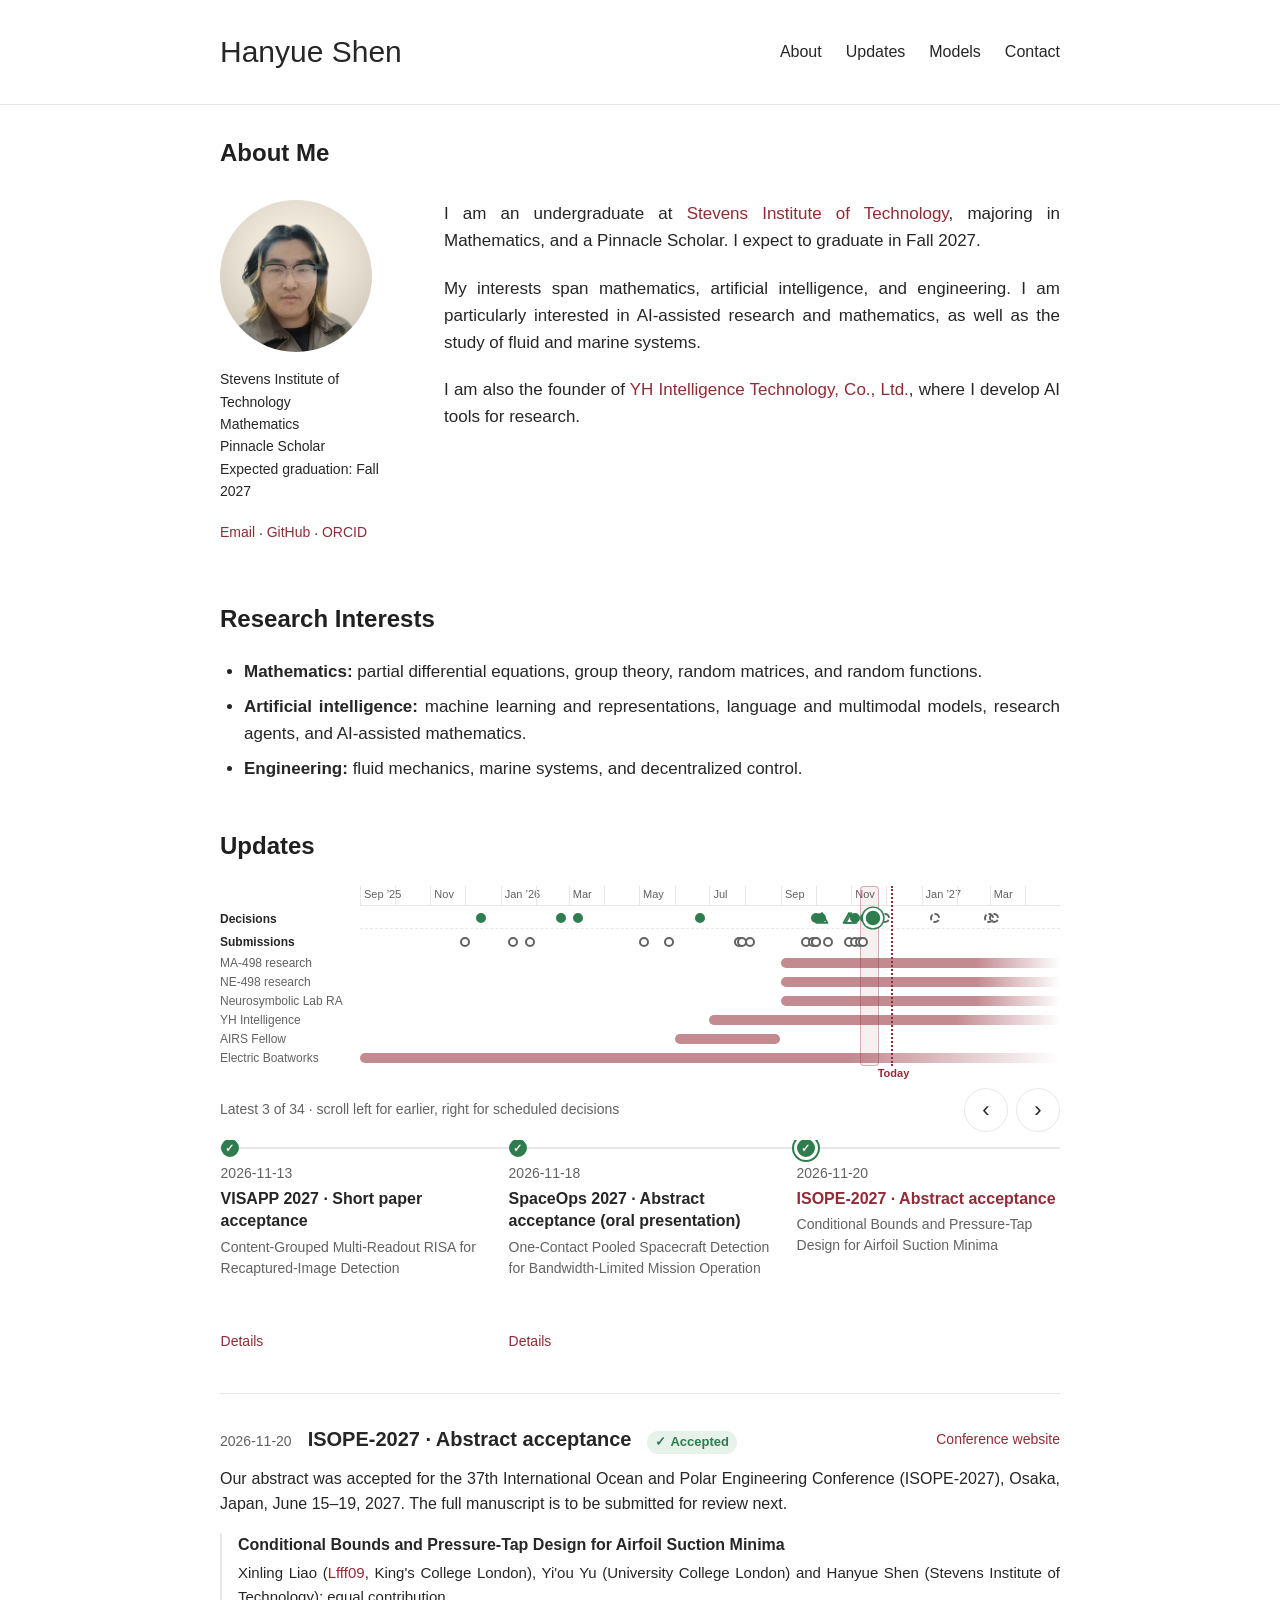
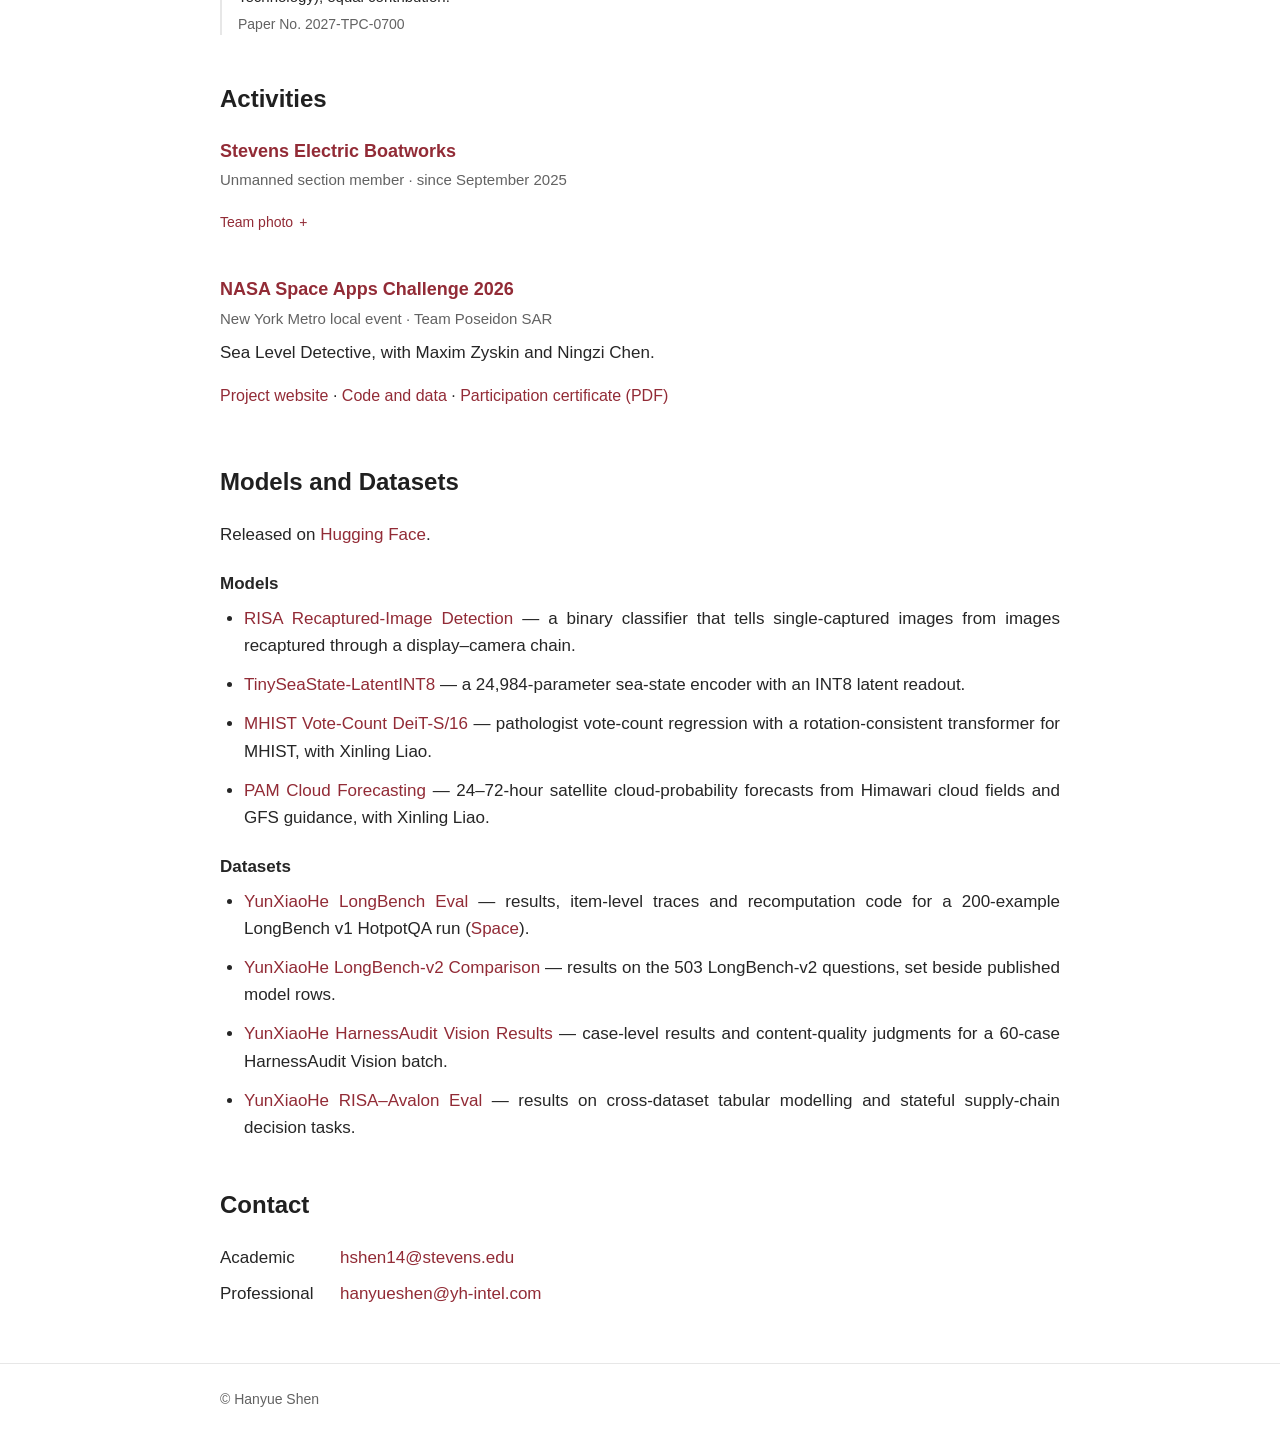
<file: index.html>
<!doctype html>
<html lang="en">
<head>
  <meta charset="utf-8">
  <meta name="viewport" content="width=device-width, initial-scale=1">
  <meta name="color-scheme" content="light">
  <meta name="description" content="Hanyue Shen — Mathematics undergraduate at Stevens Institute of Technology, expecting to graduate in Fall 2027, Pinnacle Scholar, and founder of YH Intelligence Technology, Co., Ltd. Research interests in mathematics, artificial intelligence, and engineering.">
  <title>Hanyue Shen</title>
  <link rel="stylesheet" href="styles.css?v=20261121-23">
  <script src="news-data.js?v=20261121-23" defer></script>
  <script src="news.js?v=20261121-23" defer></script>
</head>
<body>
  <a class="skip-link" href="#main">Skip to content</a>
  <header class="site-header">
    <div class="header-inner">
      <a class="site-name" href="#about">Hanyue Shen</a>
      <nav aria-label="Main navigation">
        <a href="#about">About</a>
        <a href="#news">Updates</a>
        <a href="#models">Models</a>
        <a href="#contact">Contact</a>
      </nav>
    </div>
  </header>

  <main id="main" class="content">
    <h1 class="visually-hidden">Hanyue Shen — academic homepage</h1>

    <section id="about" aria-labelledby="about-title">
      <h2 id="about-title">About Me</h2>
      <div class="about-layout">
        <aside class="profile" aria-label="Profile and links">
          <img class="portrait" src="assets/portrait.jpg?v=20261118" alt="Hanyue Shen's GitHub profile photograph" width="160" height="160" fetchpriority="high">
          <p class="affiliation">Stevens Institute of Technology<br>Mathematics<br>Pinnacle Scholar<br>Expected graduation: Fall 2027</p>
          <p class="profile-links"><a href="mailto:hshen14@stevens.edu">Email</a><span aria-hidden="true"> · </span><a href="https://github.com/Henry-Hanyue-Shen">GitHub</a><span aria-hidden="true"> · </span><a href="https://orcid.org/0009-0009-5934-6384">ORCID</a></p>
        </aside>

        <div class="biography">
          <p>I am an undergraduate at <a href="https://www.stevens.edu/">Stevens Institute of Technology</a>, majoring in Mathematics, and a Pinnacle Scholar. I expect to graduate in Fall 2027.</p>
          <p>My interests span mathematics, artificial intelligence, and engineering. I am particularly interested in AI-assisted research and mathematics, as well as the study of fluid and marine systems.</p>
          <p>I am also the founder of <a href="https://yh-intel.cn/">YH Intelligence Technology, Co., Ltd.</a>, where I develop AI tools for research.</p>
        </div>
      </div>
    </section>

    <section id="interests" aria-labelledby="interests-title">
      <h2 id="interests-title">Research Interests</h2>
      <ul class="interests">
        <li><strong>Mathematics:</strong> partial differential equations, group theory, random matrices, and random functions.</li>
        <li><strong>Artificial intelligence:</strong> machine learning and representations, language and multimodal models, research agents, and AI-assisted mathematics.</li>
        <li><strong>Engineering:</strong> fluid mechanics, marine systems, and decentralized control.</li>
      </ul>
    </section>

    <section id="news" aria-labelledby="news-title">
      <h2 id="news-title">Updates</h2>
      <div id="news-content"><p class="news-empty">No updates yet.</p></div>
      <noscript><p class="news-empty">Enable JavaScript to view updates.</p></noscript>
    </section>

    <section id="activities" aria-labelledby="activities-title">
      <h2 id="activities-title">Activities</h2>
      <article class="research-entry">
        <h3><a href="https://stevenseboat.org/">Stevens Electric Boatworks</a></h3>
        <p class="work-type">Unmanned section member · since September 2025</p>
        <details class="photo-toggle">
          <summary>Team photo</summary>
          <figure class="news-figure">
            <img src="assets/stevens-electric-boatworks-team.jpg" width="880" height="660" alt="Group photo of the Stevens Electric Boatworks team in their workshop, holding trophies" decoding="async">
            <figcaption>The Stevens Electric Boatworks team.</figcaption>
          </figure>
        </details>
      </article>

      <article class="research-entry">
        <h3><a href="https://www.spaceappschallenge.org/">NASA Space Apps Challenge 2026</a></h3>
        <p class="work-type">New York Metro local event · Team Poseidon SAR</p>
        <p>Sea Level Detective, with Maxim Zyskin and Ningzi Chen.</p>
        <p class="resource-links"><a href="https://henry-hanyue-shen.github.io/spaceapps26/">Project website</a> · <a href="https://github.com/Henry-Hanyue-Shen/spaceapps26">Code and data</a> · <a href="assets/nasa-space-apps-2026-participation.pdf">Participation certificate (PDF)</a></p>
      </article>
    </section>

    <section id="models" aria-labelledby="models-title">
      <h2 id="models-title">Models and Datasets</h2>
      <p>Released on <a href="https://huggingface.co/HanyueShen">Hugging Face</a>.</p>
      <h3>Models</h3>
      <ul class="software-list">
        <li><a href="https://huggingface.co/HanyueShen/risa-recaptured-image-detection">RISA Recaptured-Image Detection</a> — a binary classifier that tells single-captured images from images recaptured through a display–camera chain.</li>
        <li><a href="https://huggingface.co/HanyueShen/tiny-seastate-latent-int8">TinySeaState-LatentINT8</a> — a 24,984-parameter sea-state encoder with an INT8 latent readout.</li>
        <li><a href="https://huggingface.co/HanyueShen/mhist-vote-count-deit-s16">MHIST Vote-Count DeiT-S/16</a> — pathologist vote-count regression with a rotation-consistent transformer for MHIST, with Xinling Liao.</li>
        <li><a href="https://huggingface.co/HanyueShen/PAM-Cloud-Forecasting">PAM Cloud Forecasting</a> — 24–72-hour satellite cloud-probability forecasts from Himawari cloud fields and GFS guidance, with Xinling Liao.</li>
      </ul>
      <h3>Datasets</h3>
      <ul class="software-list">
        <li><a href="https://huggingface.co/datasets/HanyueShen/YunXiaoHe-LongBench-Eval">YunXiaoHe LongBench Eval</a> — results, item-level traces and recomputation code for a 200-example LongBench v1 HotpotQA run (<a href="https://huggingface.co/spaces/HanyueShen/YunXiaoHe-LongBench-Eval">Space</a>).</li>
        <li><a href="https://huggingface.co/datasets/HanyueShen/YunXiaoHe-LongBench-v2-Comparison">YunXiaoHe LongBench-v2 Comparison</a> — results on the 503 LongBench-v2 questions, set beside published model rows.</li>
        <li><a href="https://huggingface.co/datasets/HanyueShen/YunXiaoHe-HarnessAudit-Vision-Results">YunXiaoHe HarnessAudit Vision Results</a> — case-level results and content-quality judgments for a 60-case HarnessAudit Vision batch.</li>
        <li><a href="https://huggingface.co/datasets/HanyueShen/YunXiaoHe-RISA-Avalon-Eval">YunXiaoHe RISA–Avalon Eval</a> — results on cross-dataset tabular modelling and stateful supply-chain decision tasks.</li>
      </ul>
    </section>

    <section id="contact" aria-labelledby="contact-title">
      <h2 id="contact-title">Contact</h2>
      <dl class="contact-list">
        <div><dt>Academic</dt><dd><a href="mailto:hshen14@stevens.edu">hshen14@stevens.edu</a></dd></div>
        <div><dt>Professional</dt><dd><a href="mailto:hanyueshen@yh-intel.com">hanyueshen@yh-intel.com</a></dd></div>
      </dl>
    </section>
  </main>

  <footer class="site-footer"><div>© Hanyue Shen</div></footer>
</body>
</html>
</file>
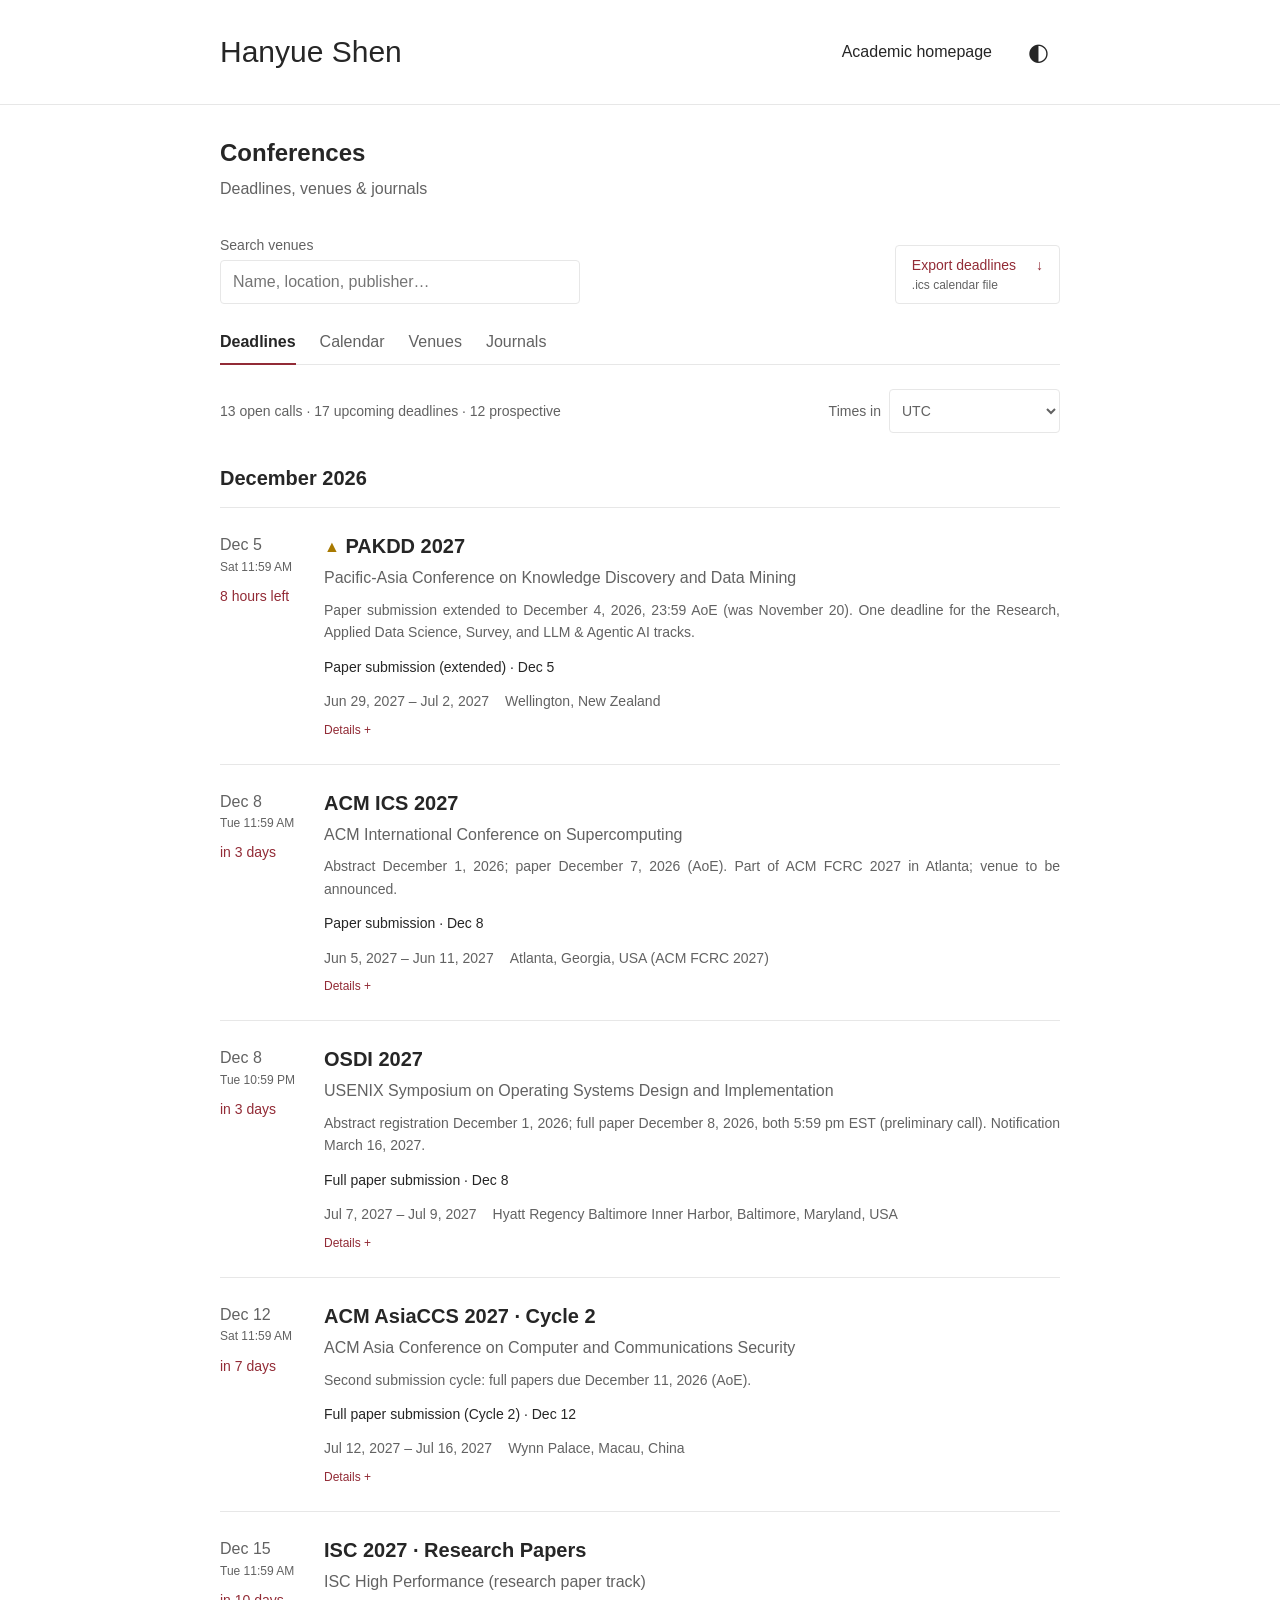
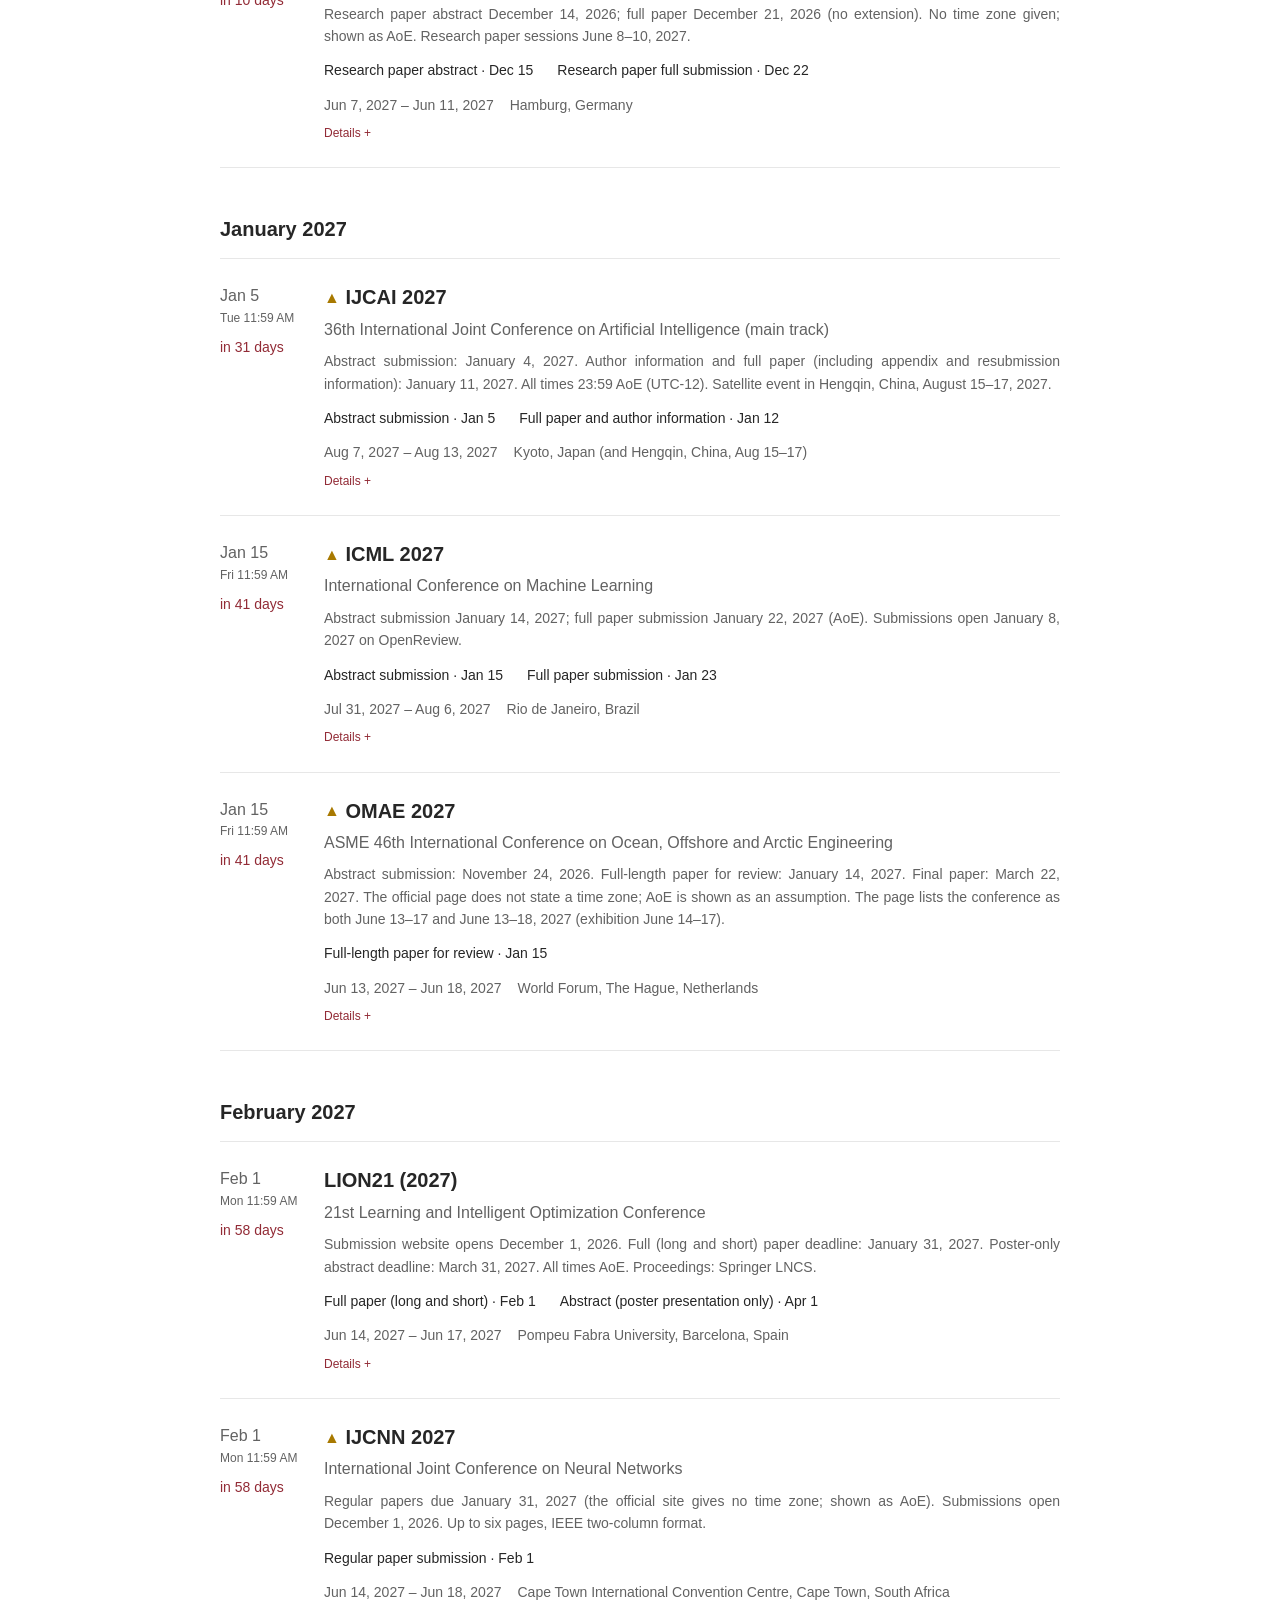
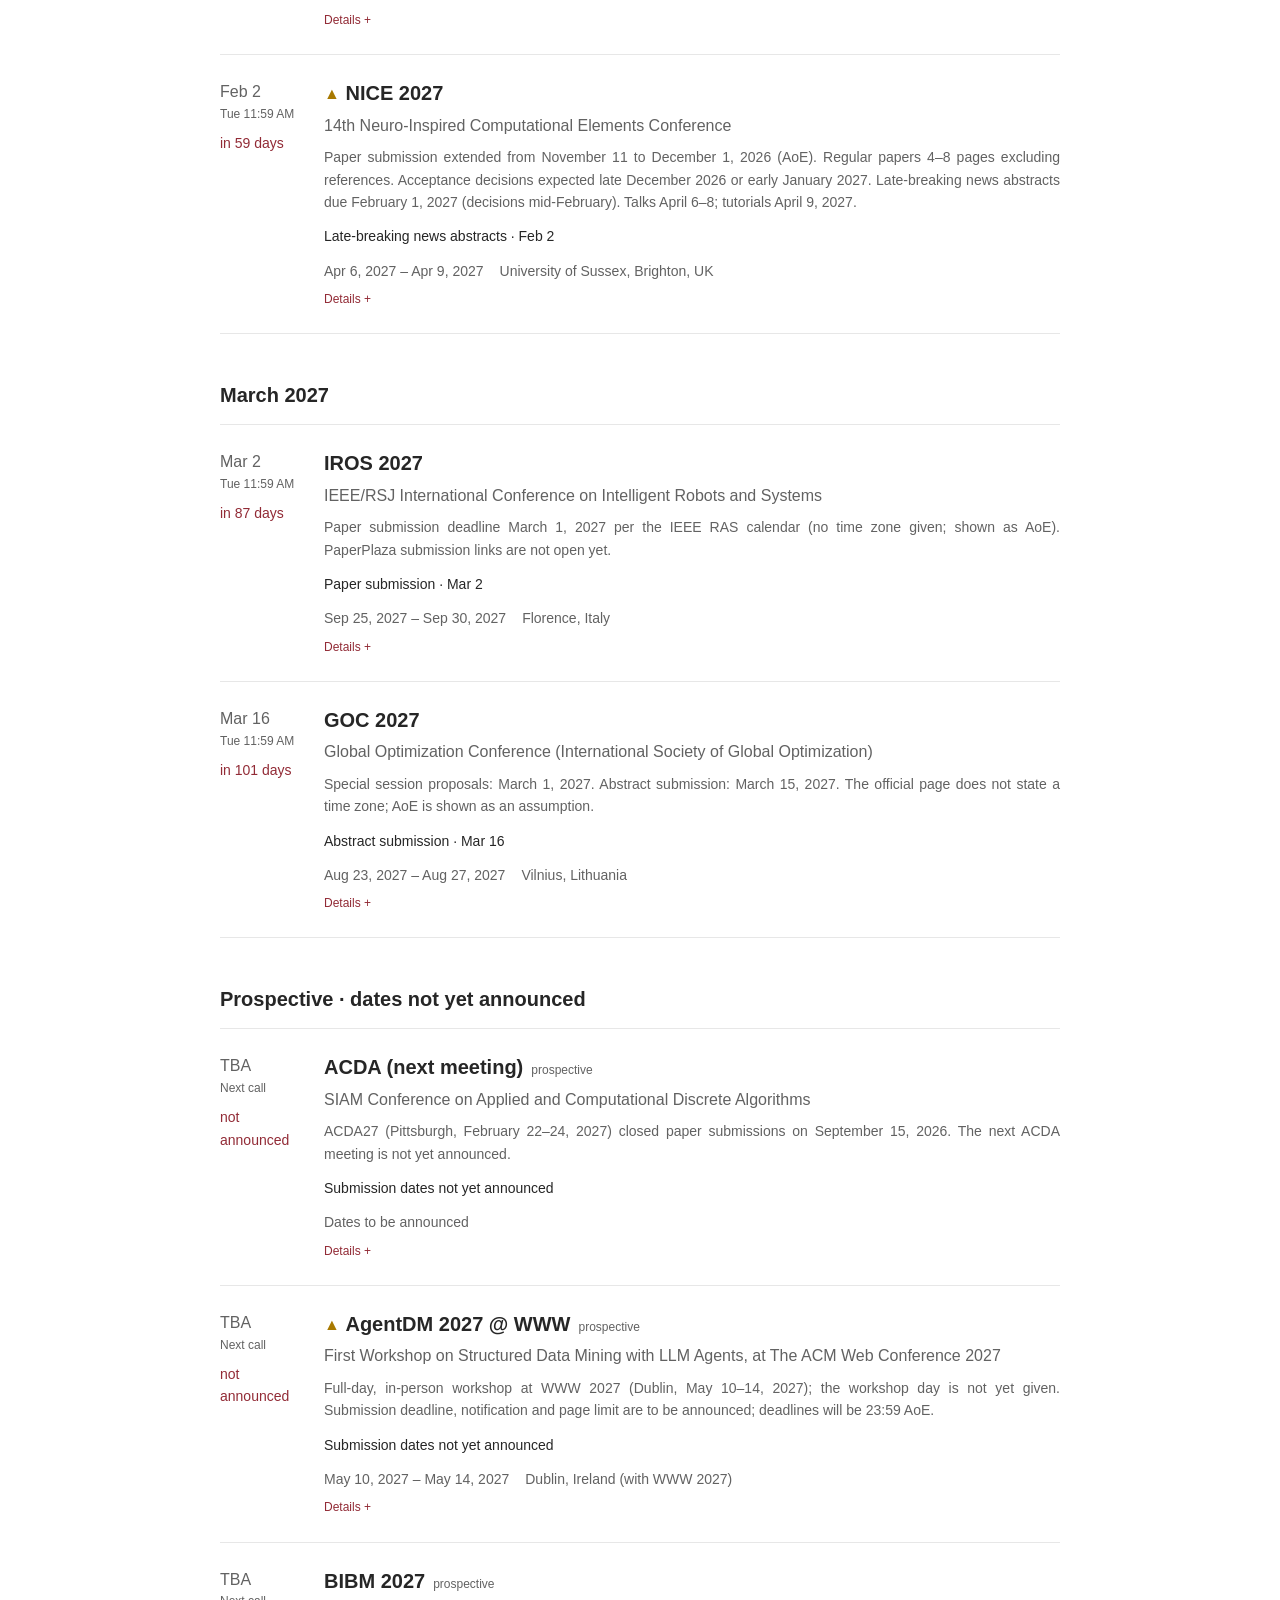
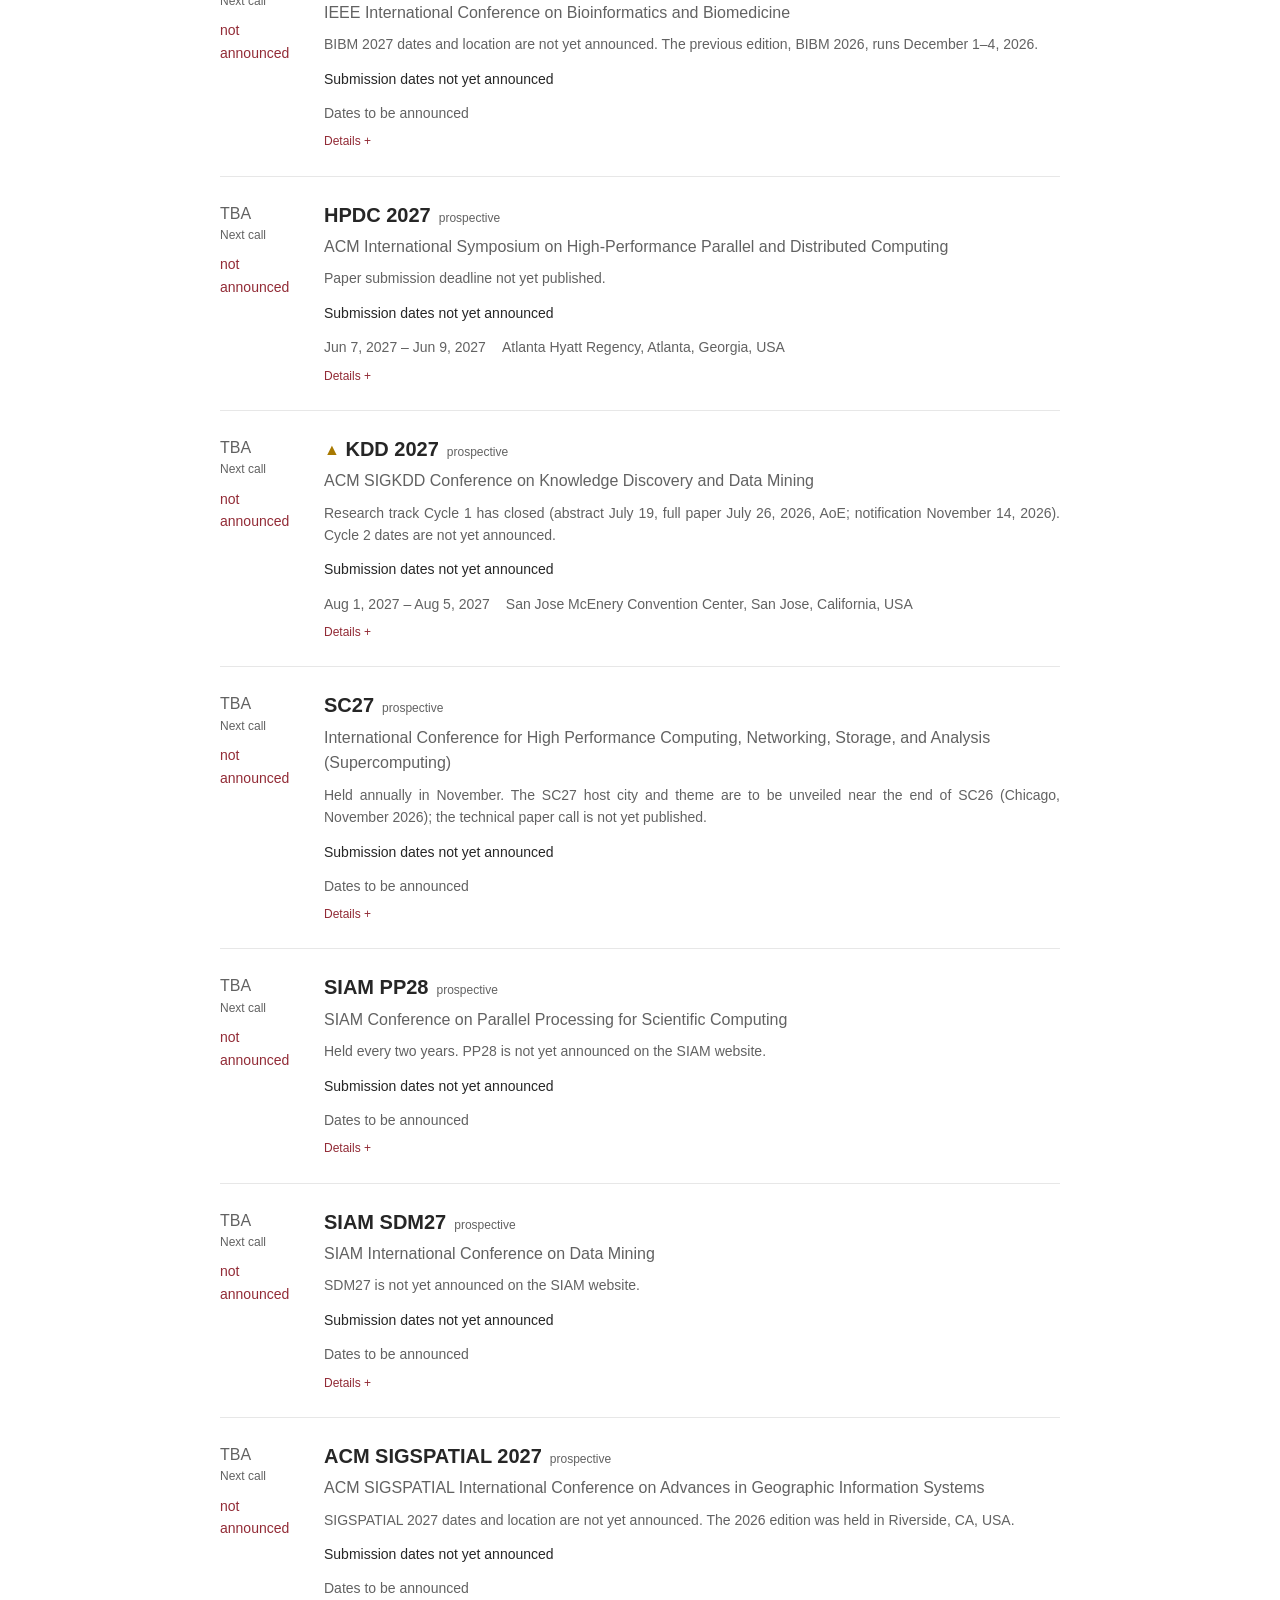
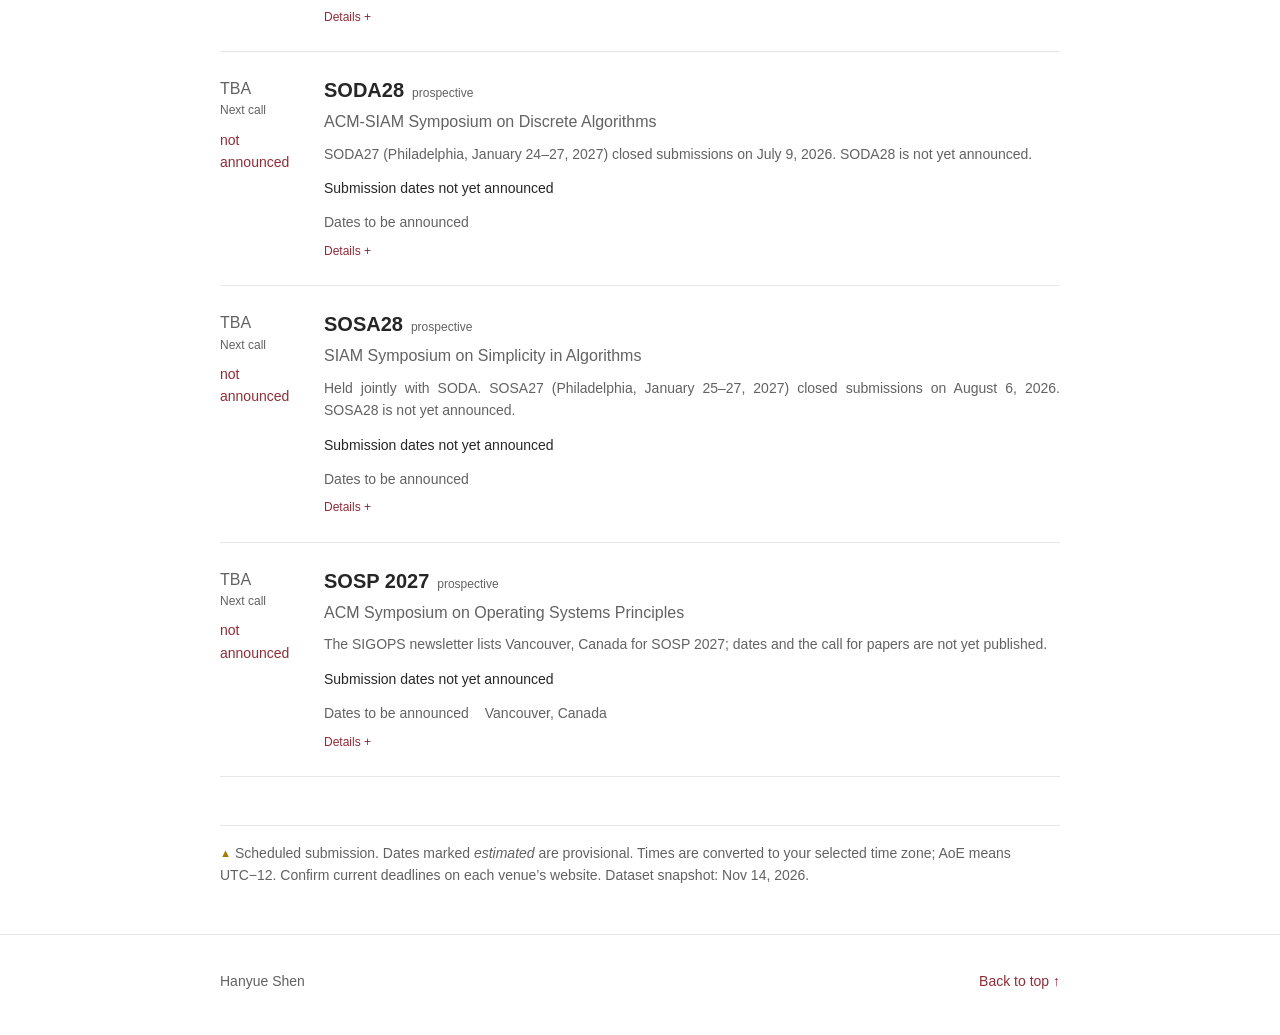
<file: conferences/index.html>
<!doctype html>
<html lang="en">
<head>
  <meta charset="utf-8">
  <meta name="viewport" content="width=device-width, initial-scale=1">
  <meta name="robots" content="noindex, nofollow">
  <meta name="description" content="Conference deadlines, a research calendar, and a searchable directory of venues and journals.">
  <title>Conferences · Hanyue Shen</title>
  <link rel="stylesheet" href="../styles.css?v=20261118-33">
  <link rel="stylesheet" href="conferences.css?v=20261118-33">
  <script>try { document.documentElement.dataset.theme = localStorage.getItem('conference-theme') || 'light'; } catch {}</script>
  <script type="module" src="app.js?v=20261118-33"></script>
</head>
<body>
  <a class="skip-link" href="#results">Skip to results</a>
  <header class="site-header">
    <div class="header-inner">
    <a class="site-name" href="../">Hanyue Shen</a>
    <div class="header-actions"><a href="../">Academic homepage</a><button id="theme" class="icon-button" aria-label="Switch to dark mode" title="Change color theme">◐</button></div>
    </div>
  </header>
  <main class="wrap" id="main">
    <div class="page-title"><h1>Conferences</h1><p>Deadlines, venues &amp; journals</p></div>
    <div class="workspace">
      <aside class="directory-controls" aria-label="Search and views">
        <div class="search-control">
        <label class="search-label" for="search">Search venues</label>
        <input id="search" type="search" placeholder="Name, location, publisher…" autocomplete="off">
        </div>
        <nav class="view-tabs" aria-label="Conference views">
          <button data-view="deadlines" aria-pressed="true">Deadlines</button>
          <button data-view="calendar" aria-pressed="false">Calendar</button>
          <button data-view="venues" aria-pressed="false">Venues</button>
          <button data-view="journals" aria-pressed="false">Journals</button>
        </nav>
        <button id="export" class="export-button">Export deadlines <span aria-hidden="true">↓</span><small>.ics calendar file</small></button>
        <p id="export-status" class="small" role="status"></p>
      </aside>
      <section class="results" id="results" aria-label="Conference results" tabindex="-1">
        <div class="result-header"><p id="result-count" role="status">Loading directory…</p><p id="timezone"></p></div>
        <div id="stage"><noscript><p>Enable JavaScript to search this directory and view its calendar.</p></noscript></div>
        <p class="data-note"><span class="planned-mark" aria-hidden="true">▲</span>Scheduled submission. Dates marked <em>estimated</em> are provisional. Times are converted to your selected time zone; AoE means UTC−12. Confirm current deadlines on each venue’s website. <span id="snapshot-date"></span></p>
      </section>
    </div>
  </main>
  <footer class="site-footer"><div class="footer-inner"><span>Hanyue Shen</span><a href="#main">Back to top ↑</a></div></footer>
</body>
</html>
</file>
<file: styles.css>
:root {
  --background: #fff;
  --text: #262626;
  --muted: #626262;
  --link: #922b36;
  --link-hover: #621c25;
  --rule: #e7e7e7;
  --accepted: #2e7d4f;
  --accepted-soft: #e6f2ea;
  --bar: #f4e9eb;
  --measure: 840px;
  --font: Optima, Avenir, Calibri, Arial, sans-serif;
  --space-xs: 4px;
  --space-sm: 8px;
  --space-md: 16px;
  --space-lg: 24px;
  --space-xl: 32px;
  --section-gap: 48px;
}

* { box-sizing: border-box; }
html { scroll-padding-top: 32px; }
body {
  margin: 0;
  background: var(--background);
  color: var(--text);
  font-family: var(--font);
  font-size: 17px;
  line-height: 1.6;
  -webkit-font-smoothing: antialiased;
}
a { color: var(--link); text-decoration: none; text-underline-offset: 3px; }
a:hover { color: var(--link-hover); text-decoration: underline; }
a:focus-visible { outline: 2px solid var(--link); outline-offset: 4px; border-radius: 2px; }
p { margin: 0 0 20px; }
strong { font-weight: 600; }
.site-header { border-bottom: 1px solid var(--rule); }
.header-inner {
  width: min(var(--measure), calc(100% - 48px));
  min-height: 104px;
  margin: 0 auto;
  display: flex;
  align-items: center;
  justify-content: space-between;
  gap: 32px;
}
.site-name { color: var(--text); font-size: 30px; line-height: 1.2; white-space: nowrap; }
.site-name:hover { color: var(--text); text-decoration: none; }
nav { display: flex; flex-wrap: wrap; gap: 24px; align-items: center; }
nav a { display: inline-flex; align-items: center; min-height: 44px; color: var(--text); font-size: 16px; }
.content { width: min(var(--measure), calc(100% - 48px)); margin: 0 auto; padding: 32px 0 48px; }
section + section { margin-top: var(--section-gap); }
h2 { margin: 0 0 24px; color: #202020; font-size: 24px; line-height: 1.3; font-weight: 600; }
h3 { margin: 0 0 4px; font-size: 18px; line-height: 1.45; font-weight: 600; }
.about-layout { display: grid; grid-template-columns: 184px minmax(0, 1fr); gap: 40px; align-items: start; padding-top: 8px; }
.profile { text-align: left; font-size: 14px; line-height: 1.6; }
.portrait { display: block; width: 152px; height: 152px; margin: 0 0 var(--space-md); border-radius: 50%; object-fit: cover; }
.affiliation { margin-bottom: 8px; }
.profile-links { margin: 0; white-space: nowrap; }
.profile-links a { display: inline-flex; align-items: center; min-height: 44px; }
.biography p:last-child { margin-bottom: 0; }
.biography p,
.interests > li,
.news-summary,
.news-paper-detail,
.research-entry > p:not(.work-type):not(.resource-links),
.software-list > li {
  text-align: justify;
  text-justify: inter-word;
  hyphens: auto;
}
ul { margin: 0; padding-left: 24px; }
li { padding-left: 0; }
li + li { margin-top: 8px; }
/* Updates timeline: horizontal track, three cards per view, details below. */
.timeline-bar { display: flex; justify-content: space-between; align-items: center; gap: var(--space-md); margin: -8px 0 var(--space-sm); }
.timeline-status { margin: 0; color: var(--muted); font-size: 14px; font-variant-numeric: tabular-nums; }
.timeline-nav { display: flex; gap: var(--space-sm); }
.timeline-arrow { width: 44px; height: 44px; border: 1px solid var(--rule); border-radius: 50%; background: var(--background); color: var(--text); font: inherit; font-size: 22px; line-height: 1; cursor: pointer; transition: border-color .15s, color .15s; }
.timeline-arrow:hover:not(:disabled) { border-color: var(--link); color: var(--link); }
.timeline-arrow:disabled { color: #c4c4c4; cursor: default; }
.timeline-arrow:focus-visible, .timeline-card:focus-visible, .timeline-scroll:focus-visible { outline: 2px solid var(--link); outline-offset: 2px; }
.timeline-scroll { --gap: var(--space-lg); position: relative; overflow-x: auto; scroll-snap-type: x mandatory; scroll-behavior: smooth; overscroll-behavior-x: contain; scrollbar-width: thin; padding-bottom: var(--space-sm); }
.timeline-track { display: flex; gap: var(--gap); list-style: none; margin: 0; padding: 0 0 var(--space-md); }
.timeline-track > li + li { margin-top: 0; }
.timeline-item { position: relative; flex: 0 0 calc((100% - 2 * var(--gap)) / 3); scroll-snap-align: start; padding-top: 22px; }
.timeline-item::before { content: ""; position: absolute; top: 7px; left: 0; right: calc(-1 * var(--gap)); border-top: 2px solid var(--rule); }
.timeline-item:last-child::before { right: 0; }
/* Compact overview strip: linear time, paper milestones, experience bars, view window. */
.overview { display: grid; grid-template-columns: 132px minmax(0, 1fr); column-gap: var(--space-sm); margin: 0 0 30px; }
.ov-labels, .ov-lanes { display: flex; flex-direction: column; gap: 3px; }
.ov-lanes { position: relative; cursor: pointer; touch-action: pan-y; user-select: none; }
.ov-row { position: relative; height: 16px; }
.ov-axis { height: 20px; border-bottom: 1px solid var(--rule); }
.ov-events { height: 20px; }
.ov-events-decisions { border-bottom: 1px dashed var(--rule); }
.ov-label { height: 16px; overflow: hidden; color: var(--muted); font-size: 12px; line-height: 16px; white-space: nowrap; text-overflow: ellipsis; }
.ov-label-axis { height: 20px; }
.ov-labels > .ov-label-events { height: 20px; line-height: 20px; color: var(--text); font-weight: 600; }
.ov-tick { position: absolute; top: 0; bottom: 0; border-left: 1px solid var(--rule); }
.overview.is-dense .ov-tick.is-odd .ov-tick-label { display: none; }
.ov-tick-label { position: absolute; top: 1px; left: 3px; color: var(--muted); font-size: 11px; line-height: 1.4; white-space: nowrap; }
.ov-dot { position: absolute; top: 50%; width: 10px; height: 10px; padding: 0; border: 2px solid var(--muted); border-radius: 50%; background: var(--background); transform: translate(-50%, -50%); cursor: pointer; transition: transform .15s, border-color .15s; z-index: 1; }
.ov-dot::after { content: ""; position: absolute; inset: -6px; }
.ov-dot.in-view { border-color: var(--text); }
.ov-dot.is-accepted { border-color: var(--accepted); background: var(--accepted); }
.ov-dot:hover, .ov-dot:focus-visible { transform: translate(-50%, -50%) scale(1.35); outline: none; }
.ov-dot.is-active { transform: translate(-50%, -50%) scale(1.45); border-color: var(--link); box-shadow: 0 0 0 2px var(--background), 0 0 0 3px var(--link); z-index: 2; }
.ov-dot.is-accepted.is-active { border-color: var(--accepted); box-shadow: 0 0 0 2px var(--background), 0 0 0 3px var(--accepted); }
.ov-bar { position: absolute; top: 3px; height: 10px; border-radius: 5px; background: var(--link); opacity: .55; }
.ov-bar.starts-earlier { border-top-left-radius: 0; border-bottom-left-radius: 0; }
.ov-bar.is-ongoing { border-top-right-radius: 0; border-bottom-right-radius: 0; background: linear-gradient(to right, var(--link) 70%, rgba(146, 43, 54, 0)); }
.ov-today { position: absolute; top: 0; bottom: 0; border-left: 2px dotted var(--link); pointer-events: none; }
.ov-today::after { content: "Today"; position: absolute; bottom: -17px; left: -15px; color: var(--link); font-size: 11px; font-weight: 600; }
.ov-brush { position: absolute; top: 0; bottom: 0; border: 1px solid rgba(146, 43, 54, .35); border-radius: 4px; background: rgba(146, 43, 54, .07); pointer-events: none; transition: left .2s, width .2s; }
.timeline-card { display: flex; flex-direction: column; gap: var(--space-xs); width: 100%; height: 100%; padding: 0 0 var(--space-sm); border: 0; background: none; color: var(--text); font: inherit; text-align: left; cursor: pointer; }
.timeline-dot { position: absolute; top: 2px; left: 0; width: 12px; height: 12px; border: 2px solid var(--muted); border-radius: 50%; background: var(--background); transition: background .15s, border-color .15s, transform .15s; }
.timeline-date { color: var(--muted); font-size: 14px; font-variant-numeric: tabular-nums; }
.timeline-title { font-size: 16px; font-weight: 600; line-height: 1.4; }
.timeline-excerpt { display: -webkit-box; -webkit-box-orient: vertical; -webkit-line-clamp: 3; overflow: hidden; color: var(--muted); font-size: 14px; line-height: 1.5; }
.timeline-more { margin-top: auto; padding-top: var(--space-xs); color: var(--link); font-size: 14px; }
.timeline-card:hover .timeline-title { color: var(--link-hover); }
.timeline-card:hover .timeline-dot { border-color: var(--link); }
.timeline-card.is-active .timeline-dot { border-color: var(--link); background: var(--link); transform: scale(1.15); }
.timeline-card.is-active .timeline-title { color: var(--link); }
.timeline-card.is-active .timeline-more { visibility: hidden; }
.timeline-card.is-accepted .timeline-dot { top: -1px; width: 18px; height: 18px; border-color: var(--accepted); background: var(--accepted); color: #fff; font-size: 11px; font-weight: 700; line-height: 14px; text-align: center; }
.timeline-card.is-accepted.is-active .timeline-dot { background: var(--accepted); box-shadow: 0 0 0 3px var(--background), 0 0 0 5px var(--accepted); transform: none; }
.accepted-badge { display: inline-flex; align-items: center; gap: 4px; padding: 1px 8px; border-radius: 999px; background: var(--accepted-soft); color: var(--accepted); font-size: 13px; font-weight: 600; }
.accepted-badge::before { content: "✓"; }
.timeline-card.is-scheduled .timeline-dot { border-style: dashed; }
.timeline-card.is-scheduled .timeline-date::after { content: " · scheduled"; }
.ov-dot.is-scheduled { border-style: dashed; background: transparent; }
/* Posted preprints: green outline triangle (no fill). */
.ov-dot.is-preprint, .timeline-card.is-preprint .timeline-dot { border: 0; border-radius: 0; background: transparent; color: var(--accepted); }
.ov-dot.is-preprint { width: 13px; height: 13px; }
.ov-dot.is-preprint.is-active { box-shadow: none; color: var(--accepted); }
.timeline-card.is-preprint .timeline-dot { top: 0; width: 16px; height: 16px; }
.timeline-card.is-preprint.is-active .timeline-dot { background: transparent; transform: scale(1.15); }
.ov-dot svg, .timeline-dot svg { display: block; width: 100%; height: 100%; overflow: visible; }
.ov-dot svg polygon, .timeline-dot svg polygon { fill: none; stroke: currentColor; stroke-width: 1.8; stroke-linejoin: round; }
.scheduled-badge { display: inline-flex; align-items: center; padding: 1px 8px; border: 1px dashed var(--muted); border-radius: 999px; color: var(--muted); font-size: 13px; font-weight: 600; }
.timeline-detail { margin-top: var(--space-sm); padding-top: var(--space-lg); border-top: 1px solid var(--rule); }
.news-date { color: var(--muted); font-size: 14px; font-variant-numeric: tabular-nums; white-space: nowrap; }
.news-body { min-width: 0; }
.news-header { display: flex; flex-wrap: wrap; justify-content: space-between; align-items: center; gap: 0 var(--space-md); min-height: 44px; margin-bottom: var(--space-xs); }
.news-heading { display: flex; flex-wrap: wrap; align-items: baseline; gap: 0 var(--space-md); }
.news-header h3 { margin: 0; font-size: 20px; line-height: 1.4; }
.news-header > a { display: inline-flex; align-items: center; min-height: 44px; font-size: 14px; white-space: nowrap; }
.news-summary { margin: 0; font-size: 16px; }
.news-paper { margin-top: var(--space-md); padding-left: var(--space-md); border-left: 2px solid var(--rule); }
.news-figure { margin: var(--space-md) 0 0; }
.news-figure img { display: block; width: 100%; height: auto; border-radius: 4px; }
.photo-toggle > summary { display: inline-flex; align-items: center; min-height: 44px; color: var(--link); font-size: 14px; cursor: pointer; }
.photo-toggle > summary:hover { color: var(--link-hover); }
.photo-toggle > summary::-webkit-details-marker { display: none; }
.photo-toggle > summary::after { content: "+"; margin-left: 6px; }
.photo-toggle[open] > summary::after { content: "−"; }
.news-figure figcaption { margin-top: var(--space-xs); color: var(--muted); font-size: 14px; }
.news-paper + .news-paper { margin-top: var(--space-lg); }
.news-paper-title { margin: 0; font-size: 16px; font-weight: 600; line-height: 1.5; }
.news-paper-detail { margin: var(--space-xs) 0 0; font-size: 15px; }
.news-paper-reference { margin: var(--space-xs) 0 0; color: var(--muted); font-size: 14px; }
.news-doi { margin: var(--space-sm) 0 0; font-size: 14px; color: var(--muted); overflow-wrap: anywhere; }
.news-resources { display: flex; flex-wrap: wrap; column-gap: var(--space-lg); row-gap: 0; list-style: none; padding: 0; margin: 0; }
.news-resources > li, .news-resources > li + li { margin: 0; padding: 0; }
.news-resources a { display: inline-flex; align-items: center; min-height: 44px; font-size: 14px; }
.news-empty { color: var(--muted); margin: 0; }
.research-entry + .research-entry { margin-top: var(--space-xl); }
.work-type { color: var(--muted); font-size: 15px; margin: 0 0 8px; }
.research-entry > p:not(.work-type) { margin-bottom: 8px; }
.resource-links { font-size: 16px; }
.resource-links a { display: inline-flex; align-items: center; min-height: 44px; }
.software-list li + li { margin-top: 12px; }
#models h3 { margin: 24px 0 8px; font-size: 17px; }
.contact-list { margin: 0; }
.contact-list > div { display: flex; gap: 16px; margin: 0 0 8px; }
.contact-list dt { flex: 0 0 104px; }
.contact-list dd { margin: 0; overflow-wrap: anywhere; }
.site-footer { border-top: 1px solid var(--rule); color: var(--muted); font-size: 14px; }
.site-footer > div { width: min(var(--measure), calc(100% - 48px)); margin: 0 auto; padding: 24px 0 32px; }
.visually-hidden { position: absolute; width: 1px; height: 1px; padding: 0; margin: -1px; overflow: hidden; clip-path: inset(50%); white-space: nowrap; border: 0; }
.skip-link { position: fixed; top: 8px; left: 8px; transform: translateY(-160%); padding: 8px 16px; background: var(--background); border: 1px solid var(--link); z-index: 2; }
.skip-link:focus { transform: translateY(0); }

@media (max-width: 640px) {
  body { font-size: 16px; }
  .header-inner { min-height: 0; flex-direction: column; align-items: flex-start; gap: 8px; padding: 24px 0 8px; }
  .site-name { font-size: 28px; }
  nav { column-gap: 16px; row-gap: 0; }
  nav a { font-size: 15px; }
  .content { padding-top: 24px; }
  .about-layout { grid-template-columns: 1fr; gap: 24px; padding-top: 0; }
  .profile { display: grid; grid-template-columns: 96px minmax(0, 1fr); column-gap: 16px; text-align: left; align-items: center; }
  .portrait { width: 96px; height: 96px; grid-row: 1 / 3; margin: 0; }
  .affiliation { margin: 0; font-size: 13px; }
  .profile-links { font-size: 14px; }
  h2 { margin-bottom: 20px; font-size: 23px; }
  section + section { margin-top: 32px; }
  .timeline-scroll { --gap: var(--space-md); }
  .overview { grid-template-columns: 84px minmax(0, 1fr); }
  .ov-label { font-size: 11px; }
  .timeline-item { flex-basis: 78%; }
  .news-header { display: block; }
  .news-header h3 { font-size: 18px; }
  .news-paper { padding-left: var(--space-sm); }
  .news-resources { column-gap: var(--space-md); }
  .contact-list > div { flex-direction: column; gap: 0; margin-bottom: 16px; }
  .contact-list dt { flex: auto; color: var(--muted); font-size: 14px; }
  .resource-links a, .contact-list dd a { display: inline-flex; align-items: center; min-height: 44px; }
}

@media print {
  body { font-size: 11pt; }
  .header-inner, .content, .site-footer > div { width: 100%; }
  .header-inner { min-height: 64px; }
  nav, .skip-link { display: none; }
  section + section { margin-top: 24px; }
  .research-entry, .timeline-detail, .contact-list { break-inside: avoid; }
  .timeline-bar { display: none; }
  .timeline-scroll { overflow: visible; }
  .timeline-track { flex-wrap: wrap; }
  .overview { display: none; }
  a { color: var(--text); text-decoration: underline; }
}
</file>
<file: conferences/conferences.css>
/* Shared typography, palette, and page width come from ../styles.css. */
:root {
  color-scheme: light;
  --bg: var(--background); --ink: var(--text); --line: var(--rule);
  --accent: var(--link); --soft: #f6f6f6; --hover: #fafafa;
  --s1: 4px; --s2: 8px; --s3: 12px; --s4: 16px;
  --s5: 24px; --s6: 32px; --s7: 48px; --s8: 64px;
  --gold: #a87900;
}
:root[data-theme="dark"] {
  color-scheme: dark;
  --background: #1c1c1c; --text: #e7e7e7; --muted: #b4b4b4;
  --rule: #414141; --link: #e7a2a8; --link-hover: #f0c2c6;
  --soft: #282828; --hover: #242424;
  --gold: #e0b43c;
}
.planned-mark { color: var(--gold); margin-right: 0.35em; font-size: 0.8em; vertical-align: 0.08em; }
button, input, select { font: inherit; color: inherit; }
button { cursor: pointer; background: none; border: 0; }
button:disabled { opacity: .45; cursor: default; }
button, select, input[type="search"] { min-height: 44px; }
button:focus-visible, input:focus-visible, select:focus-visible, summary:focus-visible { outline: 2px solid var(--accent); outline-offset: 4px; }
[hidden] { display: none !important; }
.wrap { width: min(var(--measure), calc(100% - 48px)); margin-inline: auto; }
.header-actions { display: flex; align-items: center; gap: var(--s5); font-size: 16px; }
.header-actions > a { display: inline-flex; align-items: center; min-height: 44px; color: var(--ink); }
.icon-button { width: 44px; font-size: 24px; border-radius: 50%; }
.icon-button:hover { background: var(--soft); }
.page-title { padding: var(--s6) 0; }
h1 { margin: 0 0 var(--s2); font-size: 24px; line-height: 1.3; font-weight: 600; }
.page-title p { margin: 0; color: var(--muted); font-size: 16px; }
.workspace { min-width: 0; }
.directory-controls { display: grid; grid-template-columns: minmax(0,1fr) auto; gap: var(--s4) var(--s5); align-items: end; }
.search-control { max-width: 360px; min-width: 0; }
.search-label { display: block; color: var(--muted); font-size: 14px; margin-bottom: var(--s1); }
input[type="search"] { width: 100%; min-width: 0; background: var(--bg); border: 1px solid var(--line); border-radius: 4px; padding: var(--s2) var(--s3); font-size: 16px; }
.view-tabs { grid-row: 2; grid-column: 1 / -1; display: flex; flex-wrap: wrap; gap: var(--s5); border-bottom: 1px solid var(--line); }
.view-tabs button { position: relative; padding: 0; color: var(--muted); font-size: 16px; }
.view-tabs button[aria-pressed="true"] { color: var(--ink); font-weight: 600; }
.view-tabs button[aria-pressed="true"]::after { content: ''; position: absolute; height: 2px; bottom: -1px; inset-inline: 0; background: var(--accent); }
.text-button { padding: 0; color: var(--accent); text-decoration: underline; text-underline-offset: 4px; }
.export-button { grid-row: 1; grid-column: 2; border: 1px solid var(--line); border-radius: 4px; padding: var(--s2) var(--s4); color: var(--accent); text-align: left; font-size: 14px; }
.export-button:hover { border-color: var(--accent); }
.export-button > span { margin-left: var(--s4); }
.export-button small { display: block; color: var(--muted); font-size: 12px; }
#export-status { grid-column: 1 / -1; margin: 0; }
#export-status:empty { display: none; }
.small { color: var(--muted); font-size: 14px; }
.results { padding: var(--s5) 0 var(--s7); min-width: 0; }
.result-header { display: flex; flex-wrap: wrap; align-items: center; justify-content: space-between; gap: var(--s2) var(--s4); margin-bottom: var(--s6); }
.result-header p { margin: 0; color: var(--muted); font-size: 14px; }
#timezone { display: flex; align-items: center; gap: var(--s2); }
#timezone select { max-width: 224px; min-width: 0; background: var(--bg); border: 1px solid var(--line); border-radius: 4px; padding: var(--s2); font-size: 14px; }
h2 { color: var(--ink); font-size: 20px; line-height: 1.3; font-weight: 600; }
.month-heading { margin: var(--s7) 0 0; padding-bottom: var(--s4); border-bottom: 1px solid var(--line); }
.month-heading:first-child { margin-top: 0; }
.entry { border-bottom: 1px solid var(--line); }
.entry > summary { display: grid; grid-template-columns: 80px minmax(0,1fr); gap: var(--s3) var(--s5); padding: var(--s5) 0; cursor: pointer; list-style: none; }
.entry > summary::-webkit-details-marker { display: none; }
.entry > summary:hover, .entry[open] > summary { background: var(--hover); }
.deadline-date { grid-row: 1 / 4; color: var(--muted); font-size: 16px; line-height: 1.6; font-variant-numeric: tabular-nums; }
.deadline-time { display: block; font-size: 12px; }
.countdown { display: block; margin-top: var(--s2); font-size: 14px; color: var(--accent); }
.venue-identity, .milestones, .event-meta { grid-column: 2; min-width: 0; }
.venue-name { display: inline; font-size: 20px; line-height: 1.4; font-weight: 600; }
.venue-full { display: block; color: var(--muted); font-size: 16px; margin-top: var(--s1); }
.venue-identity > p { margin: var(--s2) 0 0; text-align: justify; text-justify: inter-word; hyphens: auto; }
.estimate { margin-left: var(--s2); color: var(--muted); font-size: 12px; font-weight: 400; white-space: nowrap; }
.milestones { display: flex; flex-wrap: wrap; gap: var(--s1) var(--s5); font-size: 14px; }
.event-meta { color: var(--muted); font-size: 14px; }
.event-meta em { display: inline; margin-left: var(--s4); font-style: normal; }
.expand-hint { display: block; margin-top: var(--s2); color: var(--accent); font-size: 12px; }
.entry[open] .expand-hint { display: none; }
.entry-details { padding: 0 0 var(--s5) 104px; }
.detail-links { display: flex; flex-wrap: wrap; gap: 0 var(--s5); font-size: 14px; }
.detail-links a, .detail-links button { display: inline-flex; align-items: center; min-height: 44px; padding: 0; color: var(--accent); }
.detail-table { width: 100%; border-collapse: collapse; margin-bottom: var(--s2); font-size: 14px; text-align: left; }
.detail-table th, .detail-table td { padding: var(--s3) var(--s3) var(--s3) 0; border-bottom: 1px solid var(--line); vertical-align: top; }
.detail-table th { color: var(--muted); font-weight: 400; }
.detail-table .closed { color: var(--muted); }
.detail-status { margin: var(--s2) 0; color: var(--muted); font-size: 14px; }
.directory-entry { padding: var(--s5) 0; border-bottom: 1px solid var(--line); }
.directory-entry:first-child { padding-top: 0; }
.directory-entry h2 { margin: 0; font-size: 20px; }
.directory-entry > p { margin: var(--s2) 0; }
.edition-list { display: grid; gap: var(--s3); margin-top: var(--s4); }
.edition-line { display: flex; flex-wrap: wrap; align-items: baseline; gap: 0 var(--s4); font-size: 14px; }
.edition-line a { display: inline-flex; align-items: center; min-height: 44px; }
.edition-line span, .journal-meta { color: var(--muted); font-size: 14px; }
.calendar-toolbar { display: flex; flex-wrap: wrap; align-items: center; justify-content: space-between; gap: var(--s3); margin-bottom: var(--s5); }
.calendar-toolbar h2 { margin: 0; font-size: 24px; }
.calendar-controls { display: flex; gap: var(--s2); }
.calendar-controls button { min-width: 44px; padding: var(--s2) var(--s3); border: 1px solid var(--line); border-radius: 4px; }
.calendar-grid { display: grid; grid-template-columns: repeat(7,minmax(0,1fr)); border-left: 1px solid var(--line); border-top: 1px solid var(--line); }
.weekday { padding: var(--s3) 0; text-align: center; font-size: 12px; background: var(--soft); }
.calendar-day { min-width: 0; min-height: 96px; padding: var(--s2); border-right: 1px solid var(--line); border-bottom: 1px solid var(--line); font-size: 14px; }
.calendar-day.outside { background: var(--hover); color: var(--muted); }
.calendar-day.today > .day-number { color: var(--bg); background: var(--accent); padding: var(--s1); border-radius: 4px; }
.calendar-event { display: block; margin-top: var(--s1); padding: var(--s1) 0; color: var(--accent); font-size: 12px; line-height: 1.3; overflow-wrap: anywhere; }
.calendar-event.conference-event { color: var(--muted); border-left: 2px solid var(--muted); padding-left: var(--s1); }
.calendar-legend { margin: var(--s3) 0 var(--s5); color: var(--muted); font-size: 14px; }
.calendar-legend span { color: var(--accent); }
.agenda { list-style: none; padding: 0; }
.agenda li { display: grid; grid-template-columns: 104px minmax(0,1fr); gap: var(--s4); margin: 0; padding: var(--s3) 0; border-bottom: 1px solid var(--line); font-size: 14px; }
.agenda li > time { color: var(--muted); font-variant-numeric: tabular-nums; }
.agenda .agenda-kind { margin-left: var(--s2); color: var(--muted); }
.agenda a, .directory-entry h2 a { display: inline-flex; align-items: center; min-height: 44px; }
.empty { padding: var(--s7) var(--s4); border: 1px dashed var(--line); text-align: center; }
.empty h2 { margin: 0 0 var(--s2); }
.empty p { margin-bottom: var(--s4); }
.data-note { margin: var(--s7) 0 0; padding-top: var(--s4); border-top: 1px solid var(--line); color: var(--muted); font-size: 14px; }
.site-footer .footer-inner { display: flex; justify-content: space-between; align-items: center; gap: var(--s5); }
.footer-inner a { display: inline-flex; align-items: center; min-height: 44px; }
@media (max-width: 640px) {
  .header-actions { width: 100%; justify-content: space-between; font-size: 15px; }
  .page-title { padding: var(--s5) 0; }
  .directory-controls { grid-template-columns: 1fr; gap: var(--s4); }
  .search-control { max-width: none; }
  .export-button { grid-row: 3; grid-column: 1; justify-self: start; }
  .export-button small { display: inline; margin-left: var(--s3); }
  .view-tabs { justify-content: space-between; gap: var(--s2); }
  .view-tabs button { font-size: 15px; }
  .result-header { align-items: start; margin-bottom: var(--s5); }
  .entry > summary { grid-template-columns: minmax(0,1fr); gap: var(--s3); }
  .deadline-date { grid-row: auto; font-size: 14px; }
  .deadline-time, .countdown { display: inline; margin-left: var(--s3); }
  .venue-identity, .milestones, .event-meta { grid-column: 1; }
  .venue-name { font-size: 18px; }
  .venue-full { font-size: 15px; }
  .event-meta em { display: block; margin-left: 0; }
  .entry-details { padding-left: 0; }
  .detail-table { table-layout: fixed; font-size: 12px; }
  .detail-table th:nth-child(1) { width: 28%; }
  .detail-table th:nth-child(2) { width: 32%; }
  .detail-table th:nth-child(3) { width: 40%; }
  .detail-table td, .detail-table th { overflow-wrap: anywhere; }
  .calendar-day { min-height: 72px; padding: var(--s1); }
  .calendar-event { font-size: 10px; }
  .agenda li { grid-template-columns: 80px minmax(0,1fr); }
}
@media (prefers-reduced-motion: no-preference) {
  button, a, summary { transition: color .15s, background-color .15s, border-color .15s; }
}
@media print {
  .wrap { width: 100%; }
  .directory-controls, .header-actions, .calendar-controls { display: none; }
  .entry, .directory-entry { break-inside: avoid; }
}
</file>
